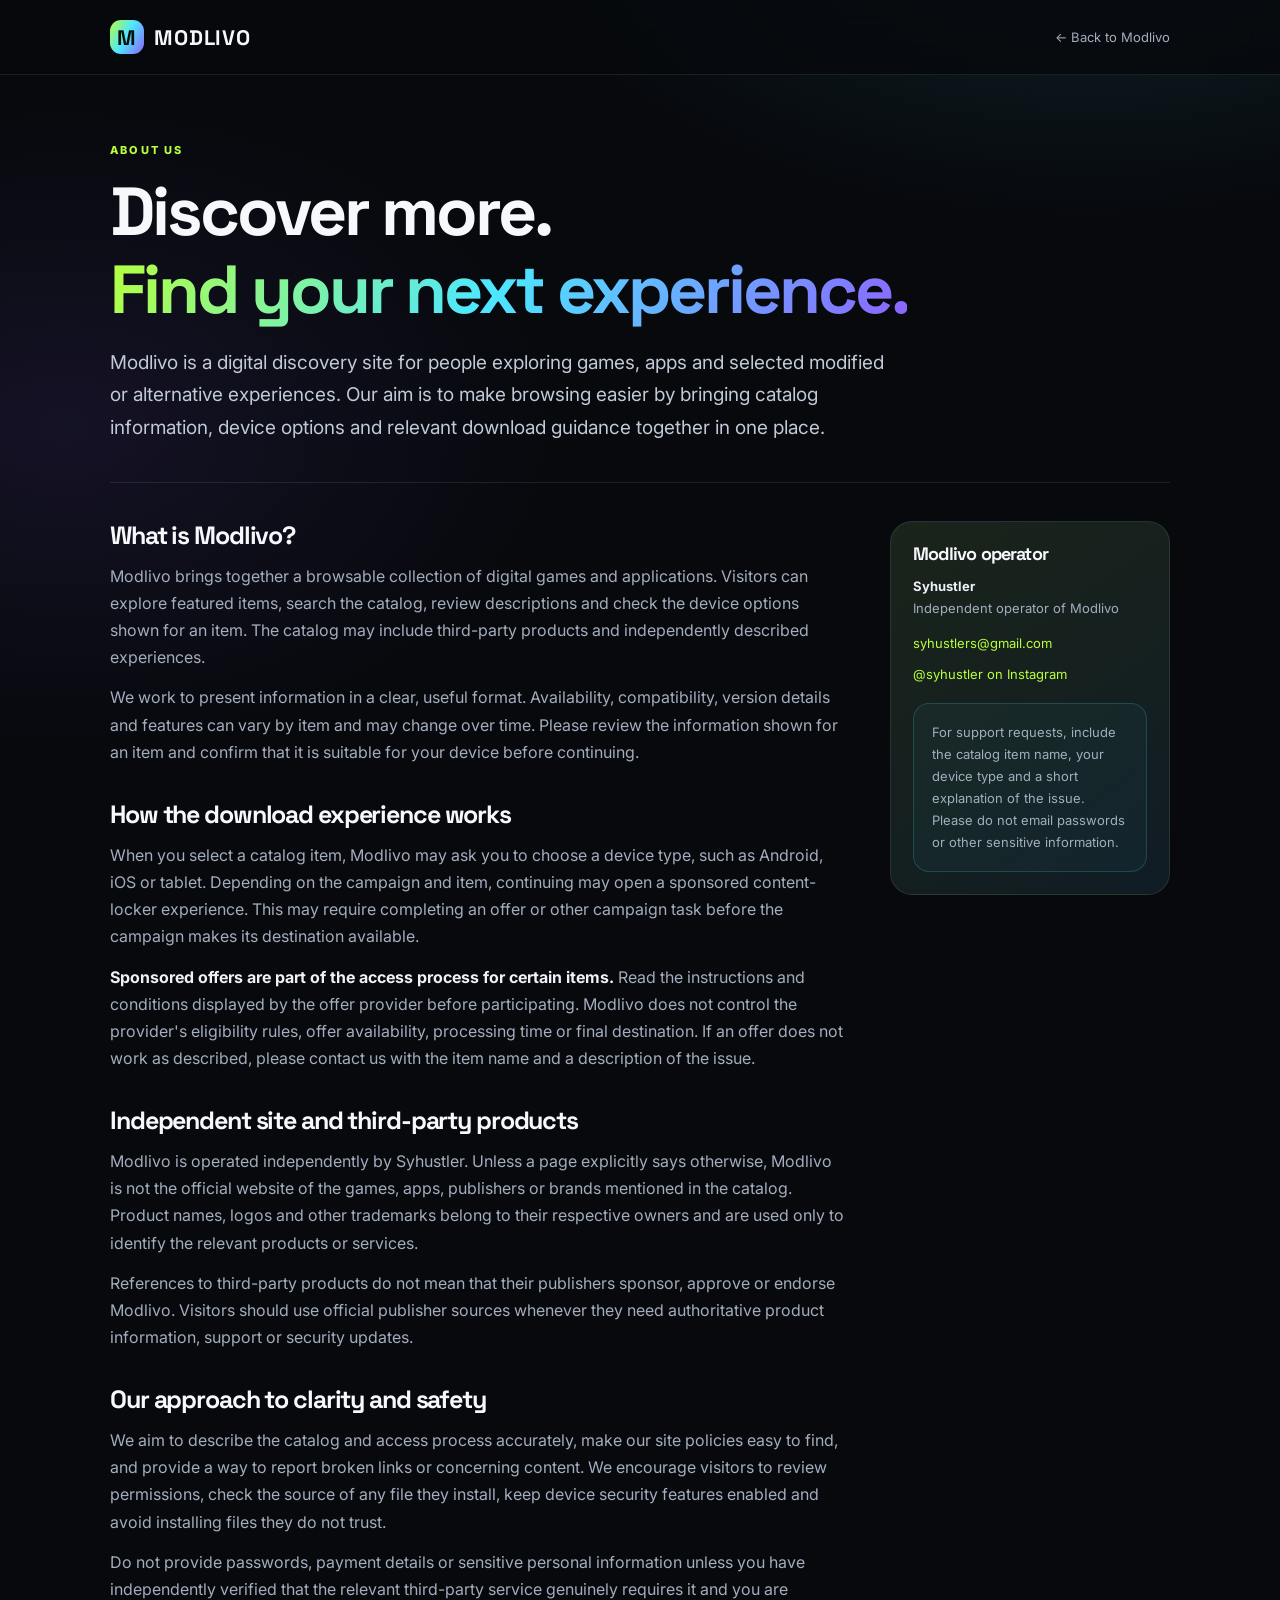
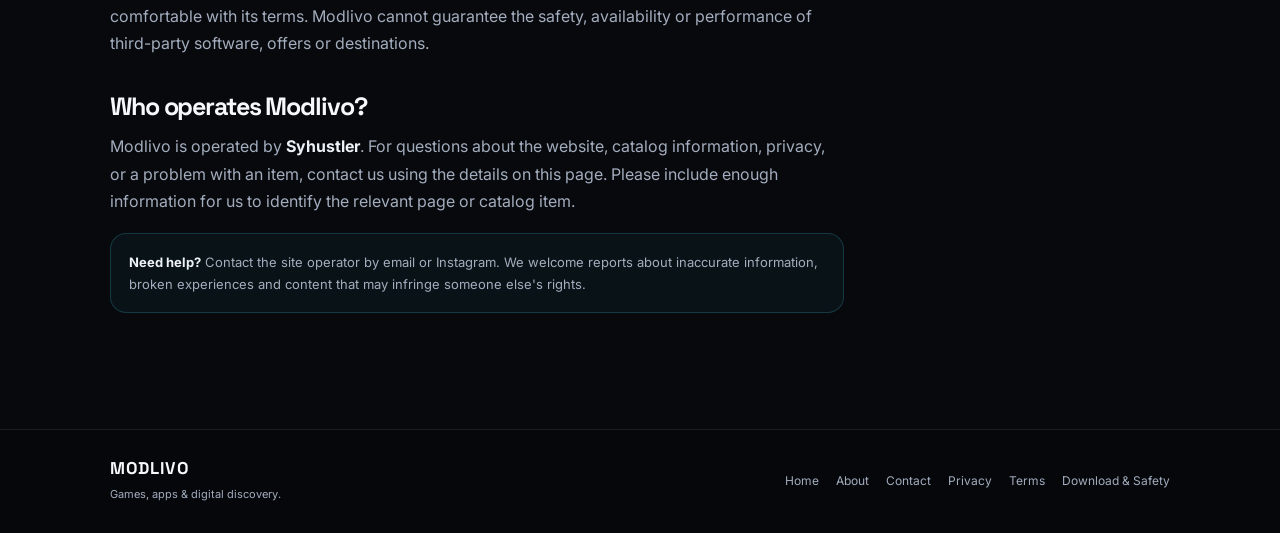
<file: about.html>
<!doctype html>
<html lang="en">
<head>
<meta charset="utf-8">
<meta name="viewport" content="width=device-width,initial-scale=1,viewport-fit=cover">
<title>About Modlivo | Games, Apps & Digital Discovery</title>
<meta name="description" content="Learn about Modlivo, its catalog of games and apps, how its download experience works, and how to contact the site operator.">
<meta name="theme-color" content="#07090d">
<link rel="canonical" href="https://modlivo.com/about.html">
<link rel="icon" href="/favicon.ico" sizes="any">
<link rel="icon" type="image/png" href="/favicon.png">
<link rel="preconnect" href="https://fonts.googleapis.com">
<link rel="preconnect" href="https://fonts.gstatic.com" crossorigin>
<link href="https://fonts.googleapis.com/css2?family=Inter:wght@400;500;600;700;800;900&family=Space+Grotesk:wght@500;600;700&display=swap" rel="stylesheet">
<style>
:root{--bg:#07090d;--panel:#0d1118;--panel2:#111721;--text:#f6f8fb;--muted:#a3adbd;--line:rgba(255,255,255,.09);--lime:#b7ff3c;--cyan:#4de7ff;--violet:#8d62ff;--grad:linear-gradient(120deg,#b7ff3c 0%,#4de7ff 48%,#8d62ff 100%);--r:22px}
*{box-sizing:border-box}html{scroll-behavior:smooth}body{margin:0;background:radial-gradient(900px 500px at 85% -5%,rgba(77,231,255,.12),transparent 65%),radial-gradient(800px 520px at 5% 20%,rgba(141,98,255,.10),transparent 62%),var(--bg);color:var(--text);font-family:Inter,system-ui,sans-serif;line-height:1.7}
a{color:inherit;text-decoration:none}.container{width:min(1060px,calc(100% - 36px));margin:auto}
.header{position:sticky;top:0;z-index:5;background:rgba(7,9,13,.82);backdrop-filter:blur(18px);border-bottom:1px solid var(--line)}
.nav{height:74px;display:flex;align-items:center;justify-content:space-between;gap:18px}
.brand{display:flex;align-items:center;gap:10px;font:700 21px "Space Grotesk",sans-serif;letter-spacing:.04em}
.brand-mark{width:34px;height:34px;display:grid;place-items:center;border-radius:11px;background:var(--grad);color:#071008;font-weight:900}
.back{color:var(--muted);font-size:13px}.back:hover,.footer a:hover{color:var(--lime)}
main{padding:66px 0 82px}.eyebrow{color:var(--lime);font-size:11px;font-weight:800;letter-spacing:.2em;text-transform:uppercase}
h1,h2,h3{font-family:"Space Grotesk",Inter,sans-serif;line-height:1.15;letter-spacing:-.045em}
h1{font-size:clamp(40px,7vw,68px);margin:13px 0 18px;max-width:850px}
.gradient{background:var(--grad);-webkit-background-clip:text;background-clip:text;color:transparent}
.lead{font-size:clamp(16px,2vw,19px);color:#c1cad7;max-width:790px;margin:0}
.hero{padding:0 0 38px;border-bottom:1px solid var(--line)}
.content{display:grid;grid-template-columns:minmax(0,1fr) 280px;gap:46px;padding-top:38px}
article section{margin:0 0 34px}h2{font-size:25px;margin:0 0 13px}p{color:var(--muted);margin:0 0 13px}
strong{color:#edf2f8}.side{align-self:start;background:linear-gradient(145deg,rgba(183,255,60,.08),rgba(77,231,255,.05)),var(--panel);border:1px solid var(--line);border-radius:var(--r);padding:22px}
.side h3{font-size:18px;margin:0 0 10px}.side p{font-size:13px}.contact-link{display:block;color:var(--lime);font-size:13px;overflow-wrap:anywhere;margin-top:9px}
.note{padding:17px 18px;border:1px solid rgba(77,231,255,.18);border-radius:16px;background:rgba(77,231,255,.045);margin-top:18px}
.note p{margin:0;font-size:13px}
.footer{border-top:1px solid var(--line);padding:27px 0;background:rgba(5,7,10,.55)}
.footer-inner{display:flex;align-items:center;justify-content:space-between;gap:20px;flex-wrap:wrap}
.footer-brand{font:700 17px "Space Grotesk";letter-spacing:.06em}.footer small{color:var(--muted);font-size:11px}
.footer-links{display:flex;gap:17px;flex-wrap:wrap;font-size:12px;color:var(--muted)}
@media(max-width:760px){main{padding:44px 0 60px}.content{grid-template-columns:1fr;gap:25px}.side{order:-1}.nav{height:66px}}
</style>
</head>
<body>
<header class="header"><nav class="nav container" aria-label="Main navigation">
<a class="brand" href="/" aria-label="Modlivo home"><span class="brand-mark">M</span><span>MODLIVO</span></a>
<a class="back" href="/">← Back to Modlivo</a>
</nav></header>
<main class="container">
<section class="hero">
<div class="eyebrow">About us</div>
<h1>Discover more.<br><span class="gradient">Find your next experience.</span></h1>
<p class="lead">Modlivo is a digital discovery site for people exploring games, apps and selected modified or alternative experiences. Our aim is to make browsing easier by bringing catalog information, device options and relevant download guidance together in one place.</p>
</section>
<div class="content">
<article>
<section>
<h2>What is Modlivo?</h2>
<p>Modlivo brings together a browsable collection of digital games and applications. Visitors can explore featured items, search the catalog, review descriptions and check the device options shown for an item. The catalog may include third-party products and independently described experiences.</p>
<p>We work to present information in a clear, useful format. Availability, compatibility, version details and features can vary by item and may change over time. Please review the information shown for an item and confirm that it is suitable for your device before continuing.</p>
</section>
<section>
<h2>How the download experience works</h2>
<p>When you select a catalog item, Modlivo may ask you to choose a device type, such as Android, iOS or tablet. Depending on the campaign and item, continuing may open a sponsored content-locker experience. This may require completing an offer or other campaign task before the campaign makes its destination available.</p>
<p><strong>Sponsored offers are part of the access process for certain items.</strong> Read the instructions and conditions displayed by the offer provider before participating. Modlivo does not control the provider's eligibility rules, offer availability, processing time or final destination. If an offer does not work as described, please contact us with the item name and a description of the issue.</p>
</section>
<section>
<h2>Independent site and third-party products</h2>
<p>Modlivo is operated independently by Syhustler. Unless a page explicitly says otherwise, Modlivo is not the official website of the games, apps, publishers or brands mentioned in the catalog. Product names, logos and other trademarks belong to their respective owners and are used only to identify the relevant products or services.</p>
<p>References to third-party products do not mean that their publishers sponsor, approve or endorse Modlivo. Visitors should use official publisher sources whenever they need authoritative product information, support or security updates.</p>
</section>
<section>
<h2>Our approach to clarity and safety</h2>
<p>We aim to describe the catalog and access process accurately, make our site policies easy to find, and provide a way to report broken links or concerning content. We encourage visitors to review permissions, check the source of any file they install, keep device security features enabled and avoid installing files they do not trust.</p>
<p>Do not provide passwords, payment details or sensitive personal information unless you have independently verified that the relevant third-party service genuinely requires it and you are comfortable with its terms. Modlivo cannot guarantee the safety, availability or performance of third-party software, offers or destinations.</p>
</section>
<section>
<h2>Who operates Modlivo?</h2>
<p>Modlivo is operated by <strong>Syhustler</strong>. For questions about the website, catalog information, privacy, or a problem with an item, contact us using the details on this page. Please include enough information for us to identify the relevant page or catalog item.</p>
<div class="note"><p><strong>Need help?</strong> Contact the site operator by email or Instagram. We welcome reports about inaccurate information, broken experiences and content that may infringe someone else's rights.</p></div>
</section>
</article>
<aside class="side">
<h3>Modlivo operator</h3>
<p><strong>Syhustler</strong><br>Independent operator of Modlivo</p>
<a class="contact-link" href="mailto:syhustlers@gmail.com">syhustlers@gmail.com</a>
<a class="contact-link" href="https://www.instagram.com/syhustler/" target="_blank" rel="noopener noreferrer">@syhustler on Instagram</a>
<div class="note"><p>For support requests, include the catalog item name, your device type and a short explanation of the issue. Please do not email passwords or other sensitive information.</p></div>
</aside>
</div>
</main>
<footer class="footer"><div class="footer-inner container">
<div><div class="footer-brand">MODLIVO</div><small>Games, apps & digital discovery.</small></div>
<nav class="footer-links" aria-label="Footer navigation">
<a href="/">Home</a><a href="/about.html" aria-current="page">About</a><a href="/contact.html">Contact</a><a href="/privacy.html">Privacy</a><a href="/terms.html">Terms</a><a href="/download-safety.html">Download &amp; Safety</a>
</nav>
</div></footer>
</body>
</html>
</file>
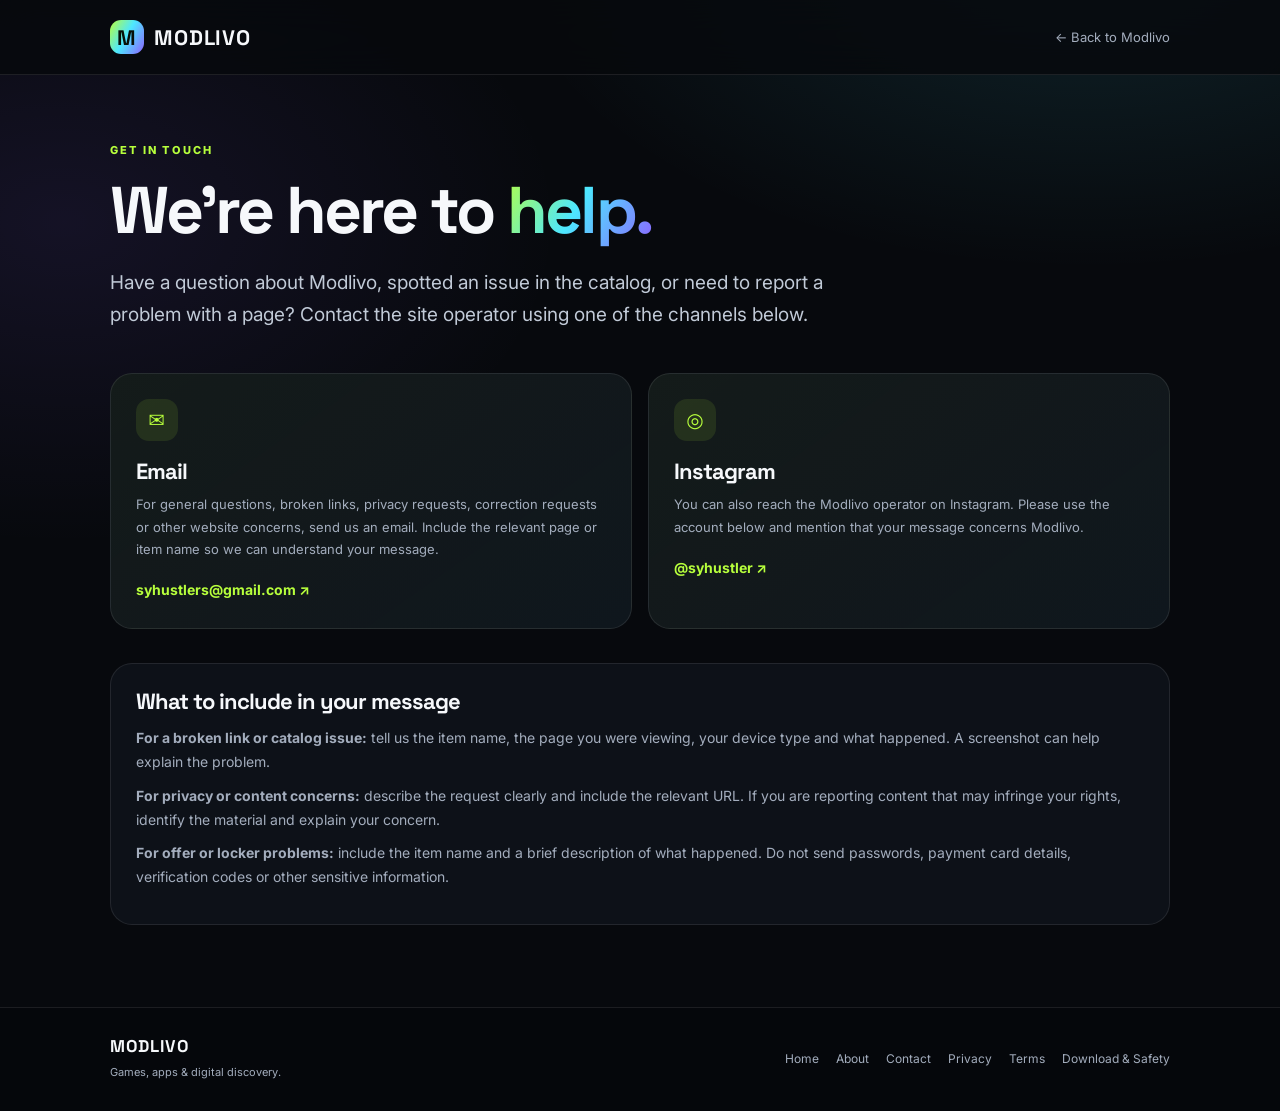
<file: contact.html>
<!doctype html>
<html lang="en">
<head>
<meta charset="utf-8">
<meta name="viewport" content="width=device-width,initial-scale=1,viewport-fit=cover">
<title>Contact Modlivo | Get in Touch</title>
<meta name="description" content="Contact the Modlivo site operator about catalog information, broken links, privacy questions or content concerns.">
<meta name="theme-color" content="#07090d">
<link rel="canonical" href="https://modlivo.com/contact.html">
<link rel="icon" href="/favicon.ico" sizes="any">
<link rel="icon" type="image/png" href="/favicon.png">
<link rel="preconnect" href="https://fonts.googleapis.com">
<link rel="preconnect" href="https://fonts.gstatic.com" crossorigin>
<link href="https://fonts.googleapis.com/css2?family=Inter:wght@400;500;600;700;800;900&family=Space+Grotesk:wght@500;600;700&display=swap" rel="stylesheet">
<style>
:root{--bg:#07090d;--panel:#0d1118;--text:#f6f8fb;--muted:#a3adbd;--line:rgba(255,255,255,.09);--lime:#b7ff3c;--cyan:#4de7ff;--violet:#8d62ff;--grad:linear-gradient(120deg,#b7ff3c 0%,#4de7ff 48%,#8d62ff 100%);--r:22px}
*{box-sizing:border-box}html{scroll-behavior:smooth}body{margin:0;background:radial-gradient(900px 500px at 85% -5%,rgba(77,231,255,.12),transparent 65%),radial-gradient(800px 520px at 5% 20%,rgba(141,98,255,.10),transparent 62%),var(--bg);color:var(--text);font-family:Inter,system-ui,sans-serif;line-height:1.7}
a{color:inherit;text-decoration:none}.container{width:min(1060px,calc(100% - 36px));margin:auto}
.header{position:sticky;top:0;z-index:5;background:rgba(7,9,13,.82);backdrop-filter:blur(18px);border-bottom:1px solid var(--line)}
.nav{height:74px;display:flex;align-items:center;justify-content:space-between;gap:18px}.brand{display:flex;align-items:center;gap:10px;font:700 21px "Space Grotesk",sans-serif;letter-spacing:.04em}
.brand-mark{width:34px;height:34px;display:grid;place-items:center;border-radius:11px;background:var(--grad);color:#071008;font-weight:900}
.back{color:var(--muted);font-size:13px}.back:hover,.footer a:hover{color:var(--lime)}
main{padding:66px 0 82px}.eyebrow{color:var(--lime);font-size:11px;font-weight:800;letter-spacing:.2em;text-transform:uppercase}
h1,h2,h3{font-family:"Space Grotesk",Inter,sans-serif;line-height:1.15;letter-spacing:-.045em}
h1{font-size:clamp(40px,7vw,66px);margin:13px 0 18px}.gradient{background:var(--grad);-webkit-background-clip:text;background-clip:text;color:transparent}
.lead{font-size:clamp(16px,2vw,19px);color:#c1cad7;max-width:760px;margin:0}
.contact-grid{display:grid;grid-template-columns:repeat(2,minmax(0,1fr));gap:16px;margin-top:42px}
.card{padding:25px;border:1px solid var(--line);border-radius:var(--r);background:linear-gradient(145deg,rgba(183,255,60,.045),rgba(77,231,255,.025)),var(--panel);min-width:0}
.card-icon{width:42px;height:42px;display:grid;place-items:center;border-radius:13px;background:rgba(183,255,60,.1);color:var(--lime);font-size:20px;margin-bottom:18px}
h2{font-size:22px;margin:0 0 9px}.card p{color:var(--muted);font-size:13px;margin:0 0 16px}
.action{display:inline-flex;align-items:center;gap:9px;color:var(--lime);font-weight:700;font-size:14px;overflow-wrap:anywhere}
.action:hover{color:#d7ff91}.details{margin-top:34px;padding:25px;border:1px solid var(--line);border-radius:var(--r);background:var(--panel)}
.details h2{margin-bottom:12px}.details p{color:var(--muted);font-size:14px;margin:0 0 10px}
.footer{border-top:1px solid var(--line);padding:27px 0;background:rgba(5,7,10,.55)}
.footer-inner{display:flex;align-items:center;justify-content:space-between;gap:20px;flex-wrap:wrap}
.footer-brand{font:700 17px "Space Grotesk";letter-spacing:.06em}.footer small{color:var(--muted);font-size:11px}
.footer-links{display:flex;gap:17px;flex-wrap:wrap;font-size:12px;color:var(--muted)}
@media(max-width:650px){main{padding:45px 0 60px}.contact-grid{grid-template-columns:1fr}.nav{height:66px}}
</style>
</head>
<body>
<header class="header"><nav class="nav container" aria-label="Main navigation">
<a class="brand" href="/" aria-label="Modlivo home"><span class="brand-mark">M</span><span>MODLIVO</span></a>
<a class="back" href="/">← Back to Modlivo</a>
</nav></header>
<main class="container">
<div class="eyebrow">Get in touch</div>
<h1>We're here to <span class="gradient">help.</span></h1>
<p class="lead">Have a question about Modlivo, spotted an issue in the catalog, or need to report a problem with a page? Contact the site operator using one of the channels below.</p>

<div class="contact-grid">
<section class="card">
<div class="card-icon" aria-hidden="true">✉</div>
<h2>Email</h2>
<p>For general questions, broken links, privacy requests, correction requests or other website concerns, send us an email. Include the relevant page or item name so we can understand your message.</p>
<a class="action" href="mailto:syhustlers@gmail.com?subject=Modlivo%20Website%20Enquiry">syhustlers@gmail.com ↗</a>
</section>
<section class="card">
<div class="card-icon" aria-hidden="true">◎</div>
<h2>Instagram</h2>
<p>You can also reach the Modlivo operator on Instagram. Please use the account below and mention that your message concerns Modlivo.</p>
<a class="action" href="https://www.instagram.com/syhustler/" target="_blank" rel="noopener noreferrer">@syhustler ↗</a>
</section>
</div>

<section class="details">
<h2>What to include in your message</h2>
<p><strong>For a broken link or catalog issue:</strong> tell us the item name, the page you were viewing, your device type and what happened. A screenshot can help explain the problem.</p>
<p><strong>For privacy or content concerns:</strong> describe the request clearly and include the relevant URL. If you are reporting content that may infringe your rights, identify the material and explain your concern.</p>
<p><strong>For offer or locker problems:</strong> include the item name and a brief description of what happened. Do not send passwords, payment card details, verification codes or other sensitive information.</p>
</section>
</main>
<footer class="footer"><div class="footer-inner container">
<div><div class="footer-brand">MODLIVO</div><small>Games, apps & digital discovery.</small></div>
<nav class="footer-links" aria-label="Footer navigation">
<a href="/">Home</a><a href="/about.html">About</a><a href="/contact.html" aria-current="page">Contact</a><a href="/privacy.html">Privacy</a><a href="/terms.html">Terms</a><a href="/download-safety.html">Download &amp; Safety</a>
</nav>
</div></footer>
</body>
</html>
</file>
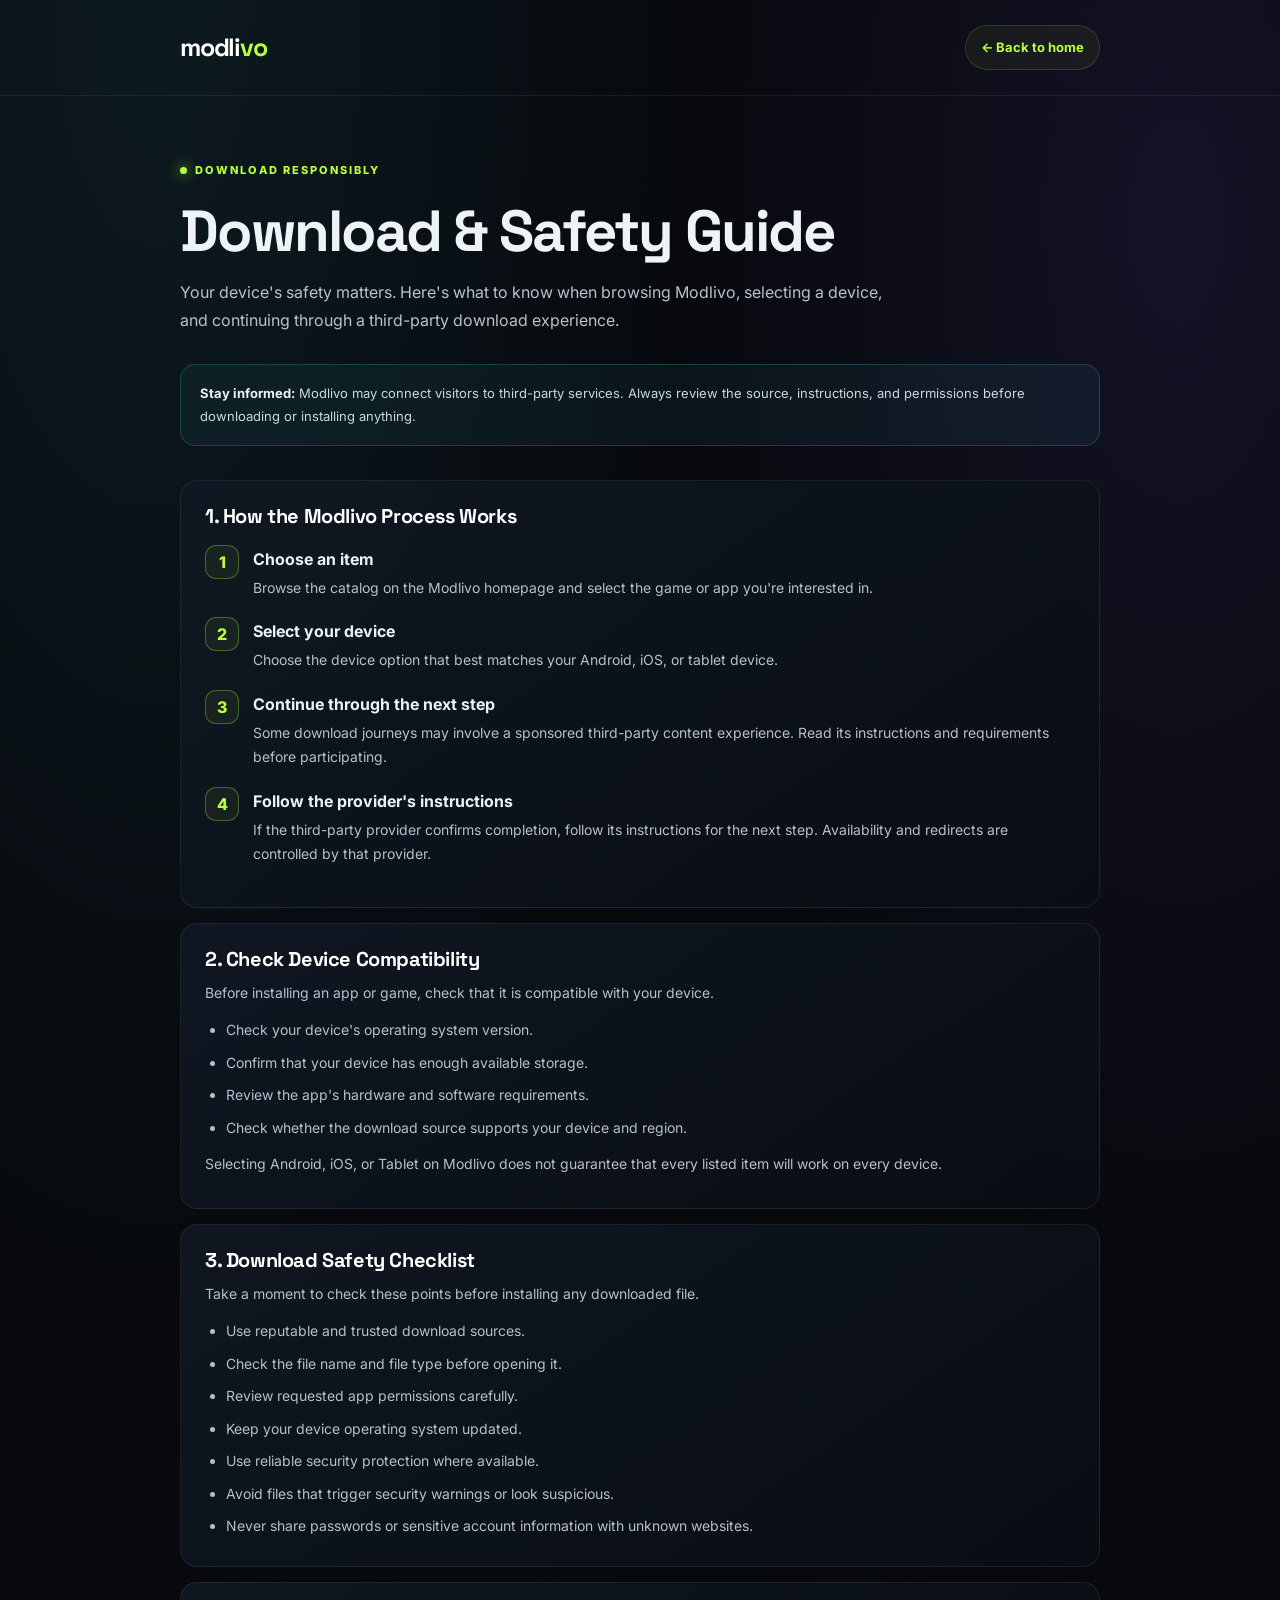
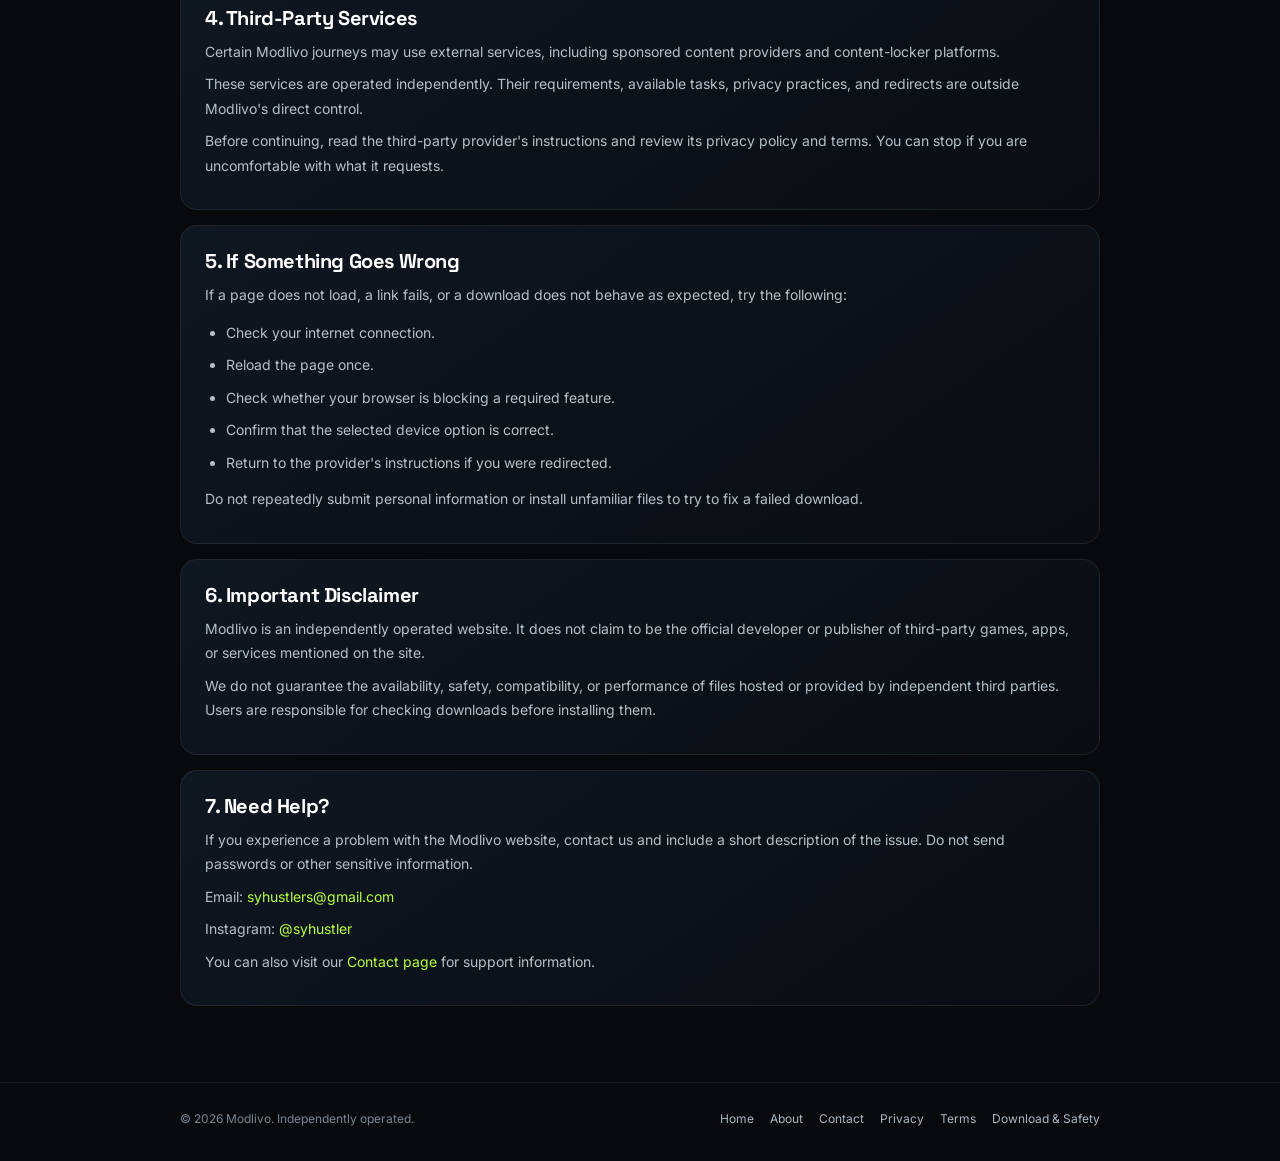
<file: download-safety.html>
<!DOCTYPE html>
<html lang="en">
<head>
  <meta charset="UTF-8">
  <meta name="viewport" content="width=device-width, initial-scale=1.0">
  <meta name="theme-color" content="#07090d">

  <title>Download &amp; Safety Guide | Modlivo</title>
  <meta name="description" content="Learn how to use Modlivo's download process, check device compatibility, and stay safe when accessing third-party games and apps.">

  <link rel="canonical" href="https://modlivo.com/download-safety.html">
  <link rel="icon" href="/favicon.ico">
  <link rel="icon" type="image/png" href="/favicon.png">

  <link rel="preconnect" href="https://fonts.googleapis.com">
  <link rel="preconnect" href="https://fonts.gstatic.com" crossorigin>
  <link href="https://fonts.googleapis.com/css2?family=Inter:wght@400;500;600;700;800&family=Space+Grotesk:wght@500;600;700&display=swap" rel="stylesheet">

  <style>
    :root {
      --bg: #07090d;
      --line: rgba(183,255,60,.16);
      --lime: #b7ff3c;
      --cyan: #4de7ff;
      --text: #edf3f7;
      --muted: #9aa8b5;
    }

    * {
      box-sizing: border-box;
    }

    body {
      margin: 0;
      background:
        radial-gradient(ellipse at 12% 0%, rgba(77,231,255,.08), transparent 34%),
        radial-gradient(ellipse at 92% 8%, rgba(141,98,255,.10), transparent 30%),
        var(--bg);
      color: var(--text);
      font-family: Inter, Arial, sans-serif;
      line-height: 1.75;
    }

    a {
      color: var(--lime);
      text-decoration: none;
    }

    a:hover {
      color: var(--cyan);
    }

    .wrap {
      width: min(920px, calc(100% - 36px));
      margin: auto;
    }

    header {
      padding: 25px 0;
      border-bottom: 1px solid rgba(255,255,255,.07);
    }

    .top {
      display: flex;
      align-items: center;
      justify-content: space-between;
      gap: 18px;
    }

    .brand {
      font: 700 25px 'Space Grotesk', sans-serif;
      letter-spacing: -1.2px;
      color: #fff;
    }

    .brand span {
      color: var(--lime);
    }

    .back {
      font-size: 13px;
      font-weight: 700;
      padding: 10px 15px;
      border: 1px solid var(--line);
      border-radius: 999px;
      background: rgba(183,255,60,.05);
    }

    main {
      padding: 58px 0 76px;
    }

    .eyebrow {
      display: inline-flex;
      align-items: center;
      gap: 8px;
      color: var(--lime);
      font-size: 11px;
      font-weight: 800;
      letter-spacing: 2px;
      text-transform: uppercase;
    }

    .dot {
      width: 7px;
      height: 7px;
      border-radius: 50%;
      background: var(--lime);
      box-shadow: 0 0 14px var(--lime);
    }

    h1, h2 {
      font-family: 'Space Grotesk', Inter, sans-serif;
      line-height: 1.2;
    }

    h1 {
      font-size: clamp(36px, 7vw, 58px);
      letter-spacing: -2px;
      margin: 15px 0 12px;
    }

    .intro {
      font-size: 16px;
      color: #b7c2cc;
      max-width: 720px;
      margin: 0 0 30px;
    }

    .content {
      display: grid;
      gap: 15px;
    }

    section {
      padding: 23px 24px;
      border: 1px solid rgba(255,255,255,.075);
      border-radius: 17px;
      background: linear-gradient(
        145deg,
        rgba(16,24,35,.94),
        rgba(10,14,20,.94)
      );
    }

    h2 {
      font-size: 20px;
      letter-spacing: -.4px;
      margin: 0 0 10px;
      color: #fff;
    }

    p {
      margin: 8px 0;
      color: #b5c0ca;
      font-size: 14px;
    }

    ul, ol {
      margin: 9px 0 0;
      padding-left: 21px;
      color: #b5c0ca;
      font-size: 14px;
    }

    li {
      padding: 4px 0;
    }

    strong {
      color: #eaf2f7;
    }

    .step {
      display: flex;
      gap: 14px;
      align-items: flex-start;
      margin: 17px 0;
    }

    .number {
      flex: 0 0 34px;
      height: 34px;
      display: grid;
      place-items: center;
      border: 1px solid rgba(183,255,60,.3);
      border-radius: 11px;
      color: var(--lime);
      font-weight: 800;
      background: rgba(183,255,60,.06);
    }

    .step-content {
      flex: 1;
    }

    .step-content strong {
      display: block;
      margin-bottom: 3px;
    }

    .step-content p {
      margin: 0;
    }

    .notice {
      padding: 17px 19px;
      border: 1px solid rgba(77,231,255,.2);
      border-radius: 15px;
      background: rgba(77,231,255,.055);
      color: #c9d8e1;
      font-size: 13px;
      margin: 26px 0 34px;
    }

    footer {
      border-top: 1px solid rgba(255,255,255,.07);
      padding: 25px 0 32px;
      color: #778592;
      font-size: 12px;
    }

    .foot {
      display: flex;
      justify-content: space-between;
      align-items: center;
      gap: 16px;
      flex-wrap: wrap;
    }

    .links {
      display: flex;
      gap: 16px;
      flex-wrap: wrap;
    }

    .links a {
      color: #aab7c2;
    }

    .links a:hover {
      color: var(--lime);
    }

    @media(max-width:600px) {
      main {
        padding: 42px 0 58px;
      }

      section {
        padding: 19px;
      }

      .top {
        align-items: flex-start;
      }

      .back {
        white-space: nowrap;
      }
    }
  </style>
</head>

<body>

  <header>
    <div class="wrap top">
      <a class="brand" href="/">modli<span>vo</span></a>
      <a class="back" href="/">← Back to home</a>
    </div>
  </header>

  <main class="wrap">

    <div class="eyebrow">
      <span class="dot"></span>
      Download responsibly
    </div>

    <h1>Download &amp; Safety Guide</h1>

    <p class="intro">
      Your device's safety matters. Here's what to know when browsing
      Modlivo, selecting a device, and continuing through a third-party
      download experience.
    </p>

    <div class="notice">
      <strong>Stay informed:</strong>
      Modlivo may connect visitors to third-party services.
      Always review the source, instructions, and permissions before
      downloading or installing anything.
    </div>

    <div class="content">

      <section>
        <h2>1. How the Modlivo Process Works</h2>

        <div class="step">
          <div class="number">1</div>
          <div class="step-content">
            <strong>Choose an item</strong>
            <p>
              Browse the catalog on the Modlivo homepage and select
              the game or app you're interested in.
            </p>
          </div>
        </div>

        <div class="step">
          <div class="number">2</div>
          <div class="step-content">
            <strong>Select your device</strong>
            <p>
              Choose the device option that best matches your
              Android, iOS, or tablet device.
            </p>
          </div>
        </div>

        <div class="step">
          <div class="number">3</div>
          <div class="step-content">
            <strong>Continue through the next step</strong>
            <p>
              Some download journeys may involve a sponsored
              third-party content experience. Read its instructions
              and requirements before participating.
            </p>
          </div>
        </div>

        <div class="step">
          <div class="number">4</div>
          <div class="step-content">
            <strong>Follow the provider's instructions</strong>
            <p>
              If the third-party provider confirms completion,
              follow its instructions for the next step.
              Availability and redirects are controlled by that provider.
            </p>
          </div>
        </div>
      </section>

      <section>
        <h2>2. Check Device Compatibility</h2>

        <p>
          Before installing an app or game, check that it is
          compatible with your device.
        </p>

        <ul>
          <li>Check your device's operating system version.</li>
          <li>Confirm that your device has enough available storage.</li>
          <li>Review the app's hardware and software requirements.</li>
          <li>Check whether the download source supports your device and region.</li>
        </ul>

        <p>
          Selecting Android, iOS, or Tablet on Modlivo does not
          guarantee that every listed item will work on every device.
        </p>
      </section>

      <section>
        <h2>3. Download Safety Checklist</h2>

        <p>
          Take a moment to check these points before installing
          any downloaded file.
        </p>

        <ul>
          <li>Use reputable and trusted download sources.</li>
          <li>Check the file name and file type before opening it.</li>
          <li>Review requested app permissions carefully.</li>
          <li>Keep your device operating system updated.</li>
          <li>Use reliable security protection where available.</li>
          <li>Avoid files that trigger security warnings or look suspicious.</li>
          <li>Never share passwords or sensitive account information with unknown websites.</li>
        </ul>
      </section>

      <section>
        <h2>4. Third-Party Services</h2>

        <p>
          Certain Modlivo journeys may use external services,
          including sponsored content providers and content-locker
          platforms.
        </p>

        <p>
          These services are operated independently. Their requirements,
          available tasks, privacy practices, and redirects are outside
          Modlivo's direct control.
        </p>

        <p>
          Before continuing, read the third-party provider's instructions
          and review its privacy policy and terms. You can stop if you
          are uncomfortable with what it requests.
        </p>
      </section>

      <section>
        <h2>5. If Something Goes Wrong</h2>

        <p>
          If a page does not load, a link fails, or a download does not
          behave as expected, try the following:
        </p>

        <ul>
          <li>Check your internet connection.</li>
          <li>Reload the page once.</li>
          <li>Check whether your browser is blocking a required feature.</li>
          <li>Confirm that the selected device option is correct.</li>
          <li>Return to the provider's instructions if you were redirected.</li>
        </ul>

        <p>
          Do not repeatedly submit personal information or install
          unfamiliar files to try to fix a failed download.
        </p>
      </section>

      <section>
        <h2>6. Important Disclaimer</h2>

        <p>
          Modlivo is an independently operated website. It does not
          claim to be the official developer or publisher of third-party
          games, apps, or services mentioned on the site.
        </p>

        <p>
          We do not guarantee the availability, safety, compatibility,
          or performance of files hosted or provided by independent
          third parties. Users are responsible for checking downloads
          before installing them.
        </p>
      </section>

      <section>
        <h2>7. Need Help?</h2>

        <p>
          If you experience a problem with the Modlivo website,
          contact us and include a short description of the issue.
          Do not send passwords or other sensitive information.
        </p>

        <p>
          Email:
          <a href="mailto:syhustlers@gmail.com">
            syhustlers@gmail.com
          </a>
        </p>

        <p>
          Instagram:
          <a href="https://www.instagram.com/syhustler/"
             target="_blank"
             rel="noopener noreferrer">
            @syhustler
          </a>
        </p>

        <p>
          You can also visit our
          <a href="/contact.html">Contact page</a>
          for support information.
        </p>
      </section>

    </div>
  </main>

  <footer>
    <div class="wrap foot">

      <div>
        © <span id="year">2026</span> Modlivo. Independently operated.
      </div>

      <nav class="links" aria-label="Footer navigation">
        <a href="/">Home</a>
        <a href="/about.html">About</a>
        <a href="/contact.html">Contact</a>
        <a href="/privacy.html">Privacy</a>
        <a href="/terms.html">Terms</a>
        <a href="/download-safety.html">Download &amp; Safety</a>
      </nav>

    </div>
  </footer>

  <script>
    document.getElementById('year').textContent =
      new Date().getFullYear();
  </script>

</body>
</html>
</file>
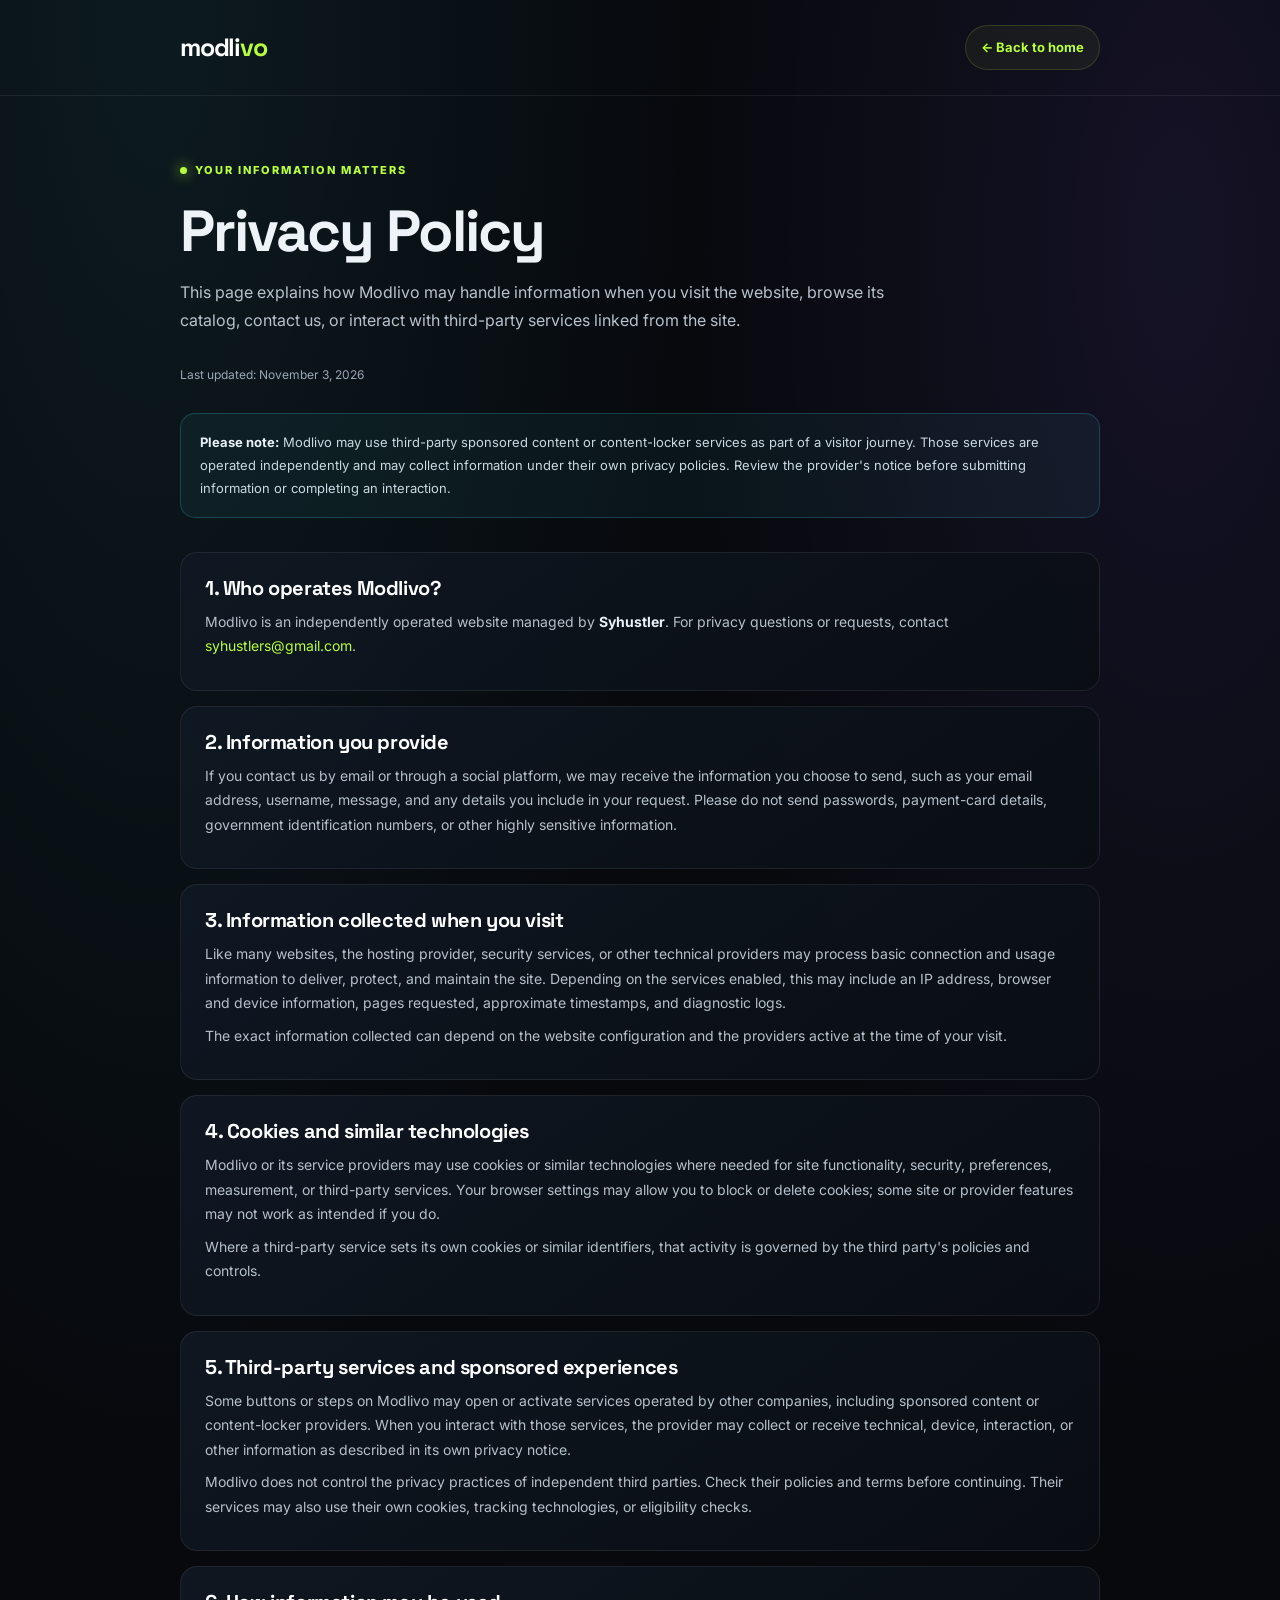
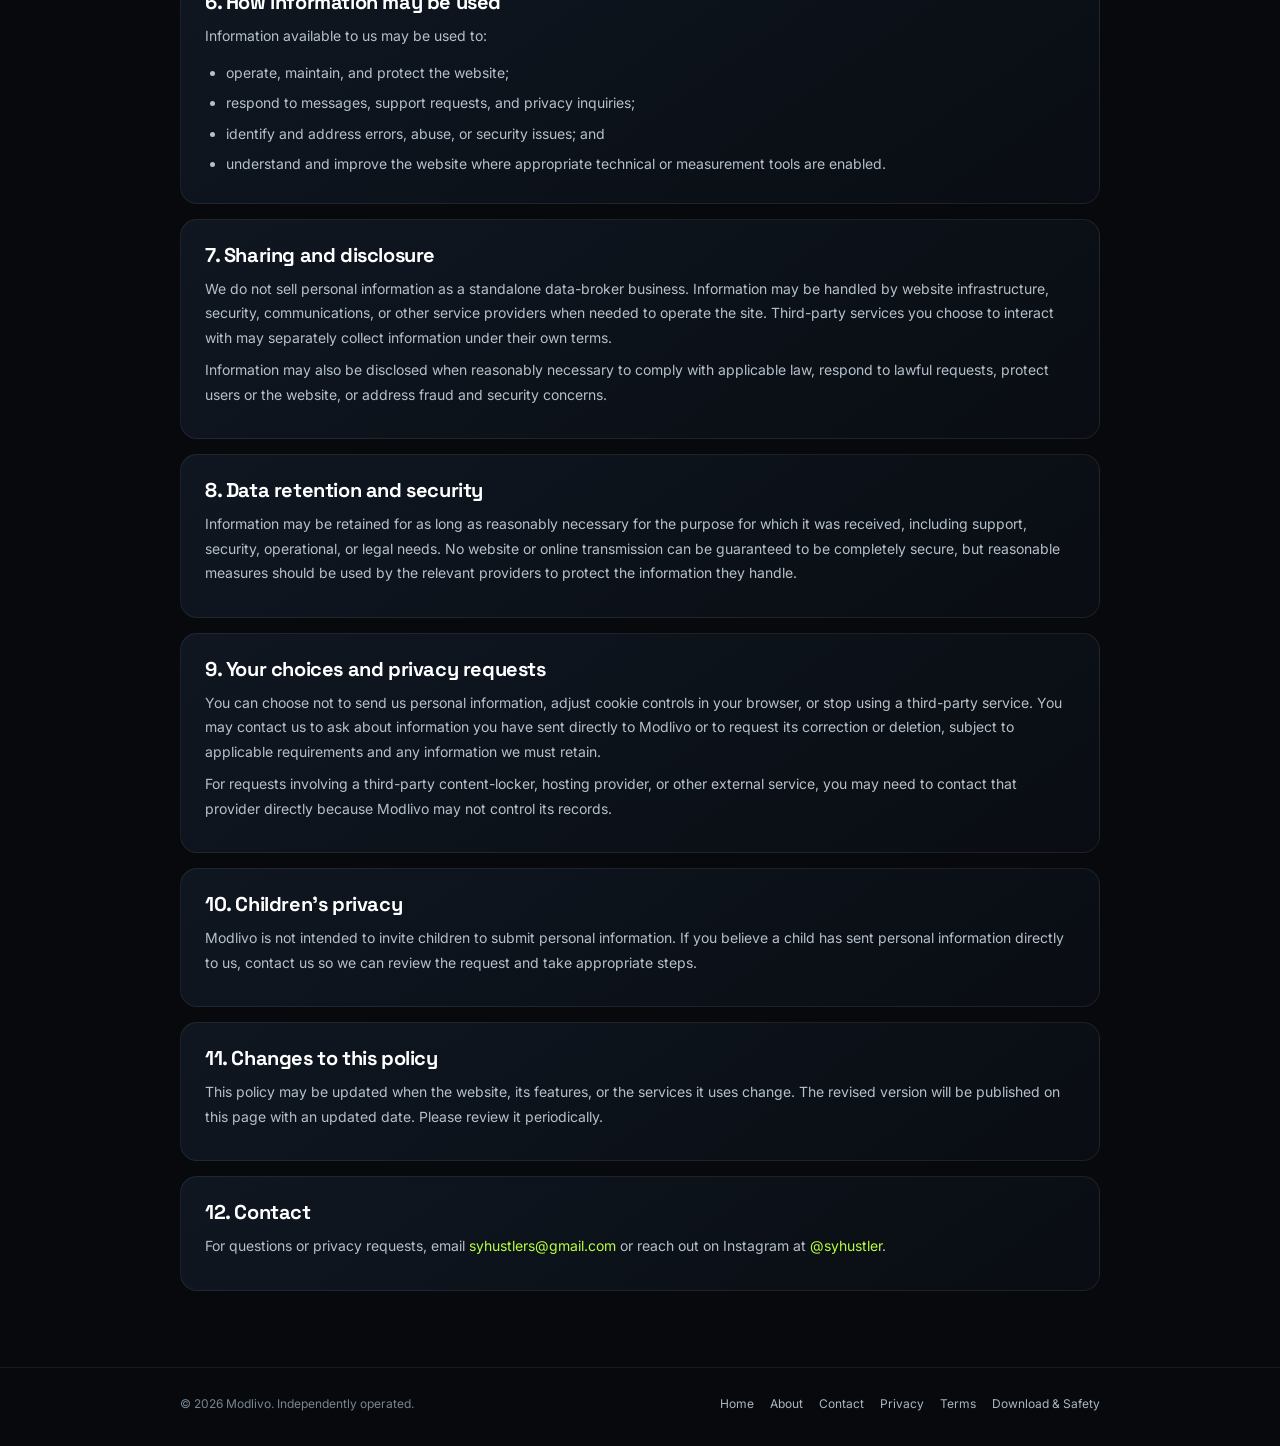
<file: privacy.html>
<!DOCTYPE html>
<html lang="en">
<head>
  <meta charset="UTF-8">
  <meta name="viewport" content="width=device-width, initial-scale=1.0">
  <meta name="theme-color" content="#07090d">
  <title>Privacy Policy | Modlivo</title>
  <meta name="description" content="Read the Modlivo privacy policy to understand how information may be handled when you visit the website, contact us, or use third-party sponsored content experiences.">
  <link rel="canonical" href="https://modlivo.com/privacy.html">
  <link rel="icon" href="/favicon.ico">
  <link rel="icon" type="image/png" href="/favicon.png">
  <link rel="preconnect" href="https://fonts.googleapis.com">
  <link rel="preconnect" href="https://fonts.gstatic.com" crossorigin>
  <link href="https://fonts.googleapis.com/css2?family=Inter:wght@400;500;600;700;800&family=Space+Grotesk:wght@500;600;700&display=swap" rel="stylesheet">
  <style>
    :root{--bg:#07090d;--panel:#0d1219;--panel2:#101823;--line:rgba(183,255,60,.16);--lime:#b7ff3c;--cyan:#4de7ff;--violet:#8d62ff;--text:#edf3f7;--muted:#9aa8b5}
    *{box-sizing:border-box}
    html{scroll-behavior:smooth}
    body{margin:0;background:radial-gradient(ellipse at 12% 0%,rgba(77,231,255,.08),transparent 34%),radial-gradient(ellipse at 92% 8%,rgba(141,98,255,.10),transparent 30%),var(--bg);color:var(--text);font-family:Inter,Arial,sans-serif;line-height:1.75}
    a{color:var(--lime);text-decoration:none}
    a:hover{color:var(--cyan)}
    .wrap{width:min(920px,calc(100% - 36px));margin:auto}
    header{padding:25px 0;border-bottom:1px solid rgba(255,255,255,.07)}
    .top{display:flex;align-items:center;justify-content:space-between;gap:18px}
    .brand{font:700 25px 'Space Grotesk',sans-serif;letter-spacing:-1.2px;color:#fff}
    .brand span{color:var(--lime)}
    .back{font-size:13px;font-weight:700;padding:10px 15px;border:1px solid var(--line);border-radius:999px;background:rgba(183,255,60,.05)}
    main{padding:58px 0 76px}
    .eyebrow{display:inline-flex;align-items:center;gap:8px;color:var(--lime);font-size:11px;font-weight:800;letter-spacing:2px;text-transform:uppercase}
    .dot{width:7px;height:7px;border-radius:50%;background:var(--lime);box-shadow:0 0 14px var(--lime)}
    h1,h2{font-family:'Space Grotesk',Inter,sans-serif;line-height:1.2}
    h1{font-size:clamp(36px,7vw,58px);letter-spacing:-2px;margin:15px 0 12px}
    .intro{font-size:16px;color:#b7c2cc;max-width:720px;margin:0 0 30px}
    .updated{font-size:12px;color:var(--muted);margin-bottom:28px}
    .notice{padding:17px 19px;border:1px solid rgba(77,231,255,.2);border-radius:15px;background:rgba(77,231,255,.055);color:#c9d8e1;font-size:13px;margin:26px 0 34px}
    .content{display:grid;gap:15px}
    section{padding:23px 24px;border:1px solid rgba(255,255,255,.075);border-radius:17px;background:linear-gradient(145deg,rgba(16,24,35,.94),rgba(10,14,20,.94));}
    h2{font-size:20px;letter-spacing:-.4px;margin:0 0 10px;color:#fff}
    p{margin:8px 0;color:#b5c0ca;font-size:14px}
    ul{margin:9px 0 0;padding-left:21px;color:#b5c0ca;font-size:14px}
    li{padding:3px 0}
    strong{color:#eaf2f7}
    footer{border-top:1px solid rgba(255,255,255,.07);padding:25px 0 32px;color:#778592;font-size:12px}
    .foot{display:flex;justify-content:space-between;align-items:center;gap:16px;flex-wrap:wrap}
    .links{display:flex;gap:16px;flex-wrap:wrap}
    .links a{color:#aab7c2}
    .links a:hover{color:var(--lime)}
    @media(max-width:600px){main{padding:42px 0 58px}section{padding:19px}.top{align-items:flex-start}.back{white-space:nowrap}}
  </style>
</head>
<body>
  <header>
    <div class="wrap top">
      <a class="brand" href="/">modli<span>vo</span></a>
      <a class="back" href="/">← Back to home</a>
    </div>
  </header>

  <main class="wrap">
    <div class="eyebrow"><span class="dot"></span> Your information matters</div>
    <h1>Privacy Policy</h1>
    <p class="intro">This page explains how Modlivo may handle information when you visit the website, browse its catalog, contact us, or interact with third-party services linked from the site.</p>
    <div class="updated">Last updated: November 3, 2026</div>

    <div class="notice">
      <strong>Please note:</strong> Modlivo may use third-party sponsored content or content-locker services as part of a visitor journey. Those services are operated independently and may collect information under their own privacy policies. Review the provider's notice before submitting information or completing an interaction.
    </div>

    <div class="content">
      <section>
        <h2>1. Who operates Modlivo?</h2>
        <p>Modlivo is an independently operated website managed by <strong>Syhustler</strong>. For privacy questions or requests, contact <a href="mailto:syhustlers@gmail.com">syhustlers@gmail.com</a>.</p>
      </section>

      <section>
        <h2>2. Information you provide</h2>
        <p>If you contact us by email or through a social platform, we may receive the information you choose to send, such as your email address, username, message, and any details you include in your request. Please do not send passwords, payment-card details, government identification numbers, or other highly sensitive information.</p>
      </section>

      <section>
        <h2>3. Information collected when you visit</h2>
        <p>Like many websites, the hosting provider, security services, or other technical providers may process basic connection and usage information to deliver, protect, and maintain the site. Depending on the services enabled, this may include an IP address, browser and device information, pages requested, approximate timestamps, and diagnostic logs.</p>
        <p>The exact information collected can depend on the website configuration and the providers active at the time of your visit.</p>
      </section>

      <section>
        <h2>4. Cookies and similar technologies</h2>
        <p>Modlivo or its service providers may use cookies or similar technologies where needed for site functionality, security, preferences, measurement, or third-party services. Your browser settings may allow you to block or delete cookies; some site or provider features may not work as intended if you do.</p>
        <p>Where a third-party service sets its own cookies or similar identifiers, that activity is governed by the third party's policies and controls.</p>
      </section>

      <section>
        <h2>5. Third-party services and sponsored experiences</h2>
        <p>Some buttons or steps on Modlivo may open or activate services operated by other companies, including sponsored content or content-locker providers. When you interact with those services, the provider may collect or receive technical, device, interaction, or other information as described in its own privacy notice.</p>
        <p>Modlivo does not control the privacy practices of independent third parties. Check their policies and terms before continuing. Their services may also use their own cookies, tracking technologies, or eligibility checks.</p>
      </section>

      <section>
        <h2>6. How information may be used</h2>
        <p>Information available to us may be used to:</p>
        <ul>
          <li>operate, maintain, and protect the website;</li>
          <li>respond to messages, support requests, and privacy inquiries;</li>
          <li>identify and address errors, abuse, or security issues; and</li>
          <li>understand and improve the website where appropriate technical or measurement tools are enabled.</li>
        </ul>
      </section>

      <section>
        <h2>7. Sharing and disclosure</h2>
        <p>We do not sell personal information as a standalone data-broker business. Information may be handled by website infrastructure, security, communications, or other service providers when needed to operate the site. Third-party services you choose to interact with may separately collect information under their own terms.</p>
        <p>Information may also be disclosed when reasonably necessary to comply with applicable law, respond to lawful requests, protect users or the website, or address fraud and security concerns.</p>
      </section>

      <section>
        <h2>8. Data retention and security</h2>
        <p>Information may be retained for as long as reasonably necessary for the purpose for which it was received, including support, security, operational, or legal needs. No website or online transmission can be guaranteed to be completely secure, but reasonable measures should be used by the relevant providers to protect the information they handle.</p>
      </section>

      <section>
        <h2>9. Your choices and privacy requests</h2>
        <p>You can choose not to send us personal information, adjust cookie controls in your browser, or stop using a third-party service. You may contact us to ask about information you have sent directly to Modlivo or to request its correction or deletion, subject to applicable requirements and any information we must retain.</p>
        <p>For requests involving a third-party content-locker, hosting provider, or other external service, you may need to contact that provider directly because Modlivo may not control its records.</p>
      </section>

      <section>
        <h2>10. Children's privacy</h2>
        <p>Modlivo is not intended to invite children to submit personal information. If you believe a child has sent personal information directly to us, contact us so we can review the request and take appropriate steps.</p>
      </section>

      <section>
        <h2>11. Changes to this policy</h2>
        <p>This policy may be updated when the website, its features, or the services it uses change. The revised version will be published on this page with an updated date. Please review it periodically.</p>
      </section>

      <section>
        <h2>12. Contact</h2>
        <p>For questions or privacy requests, email <a href="mailto:syhustlers@gmail.com">syhustlers@gmail.com</a> or reach out on Instagram at <a href="https://www.instagram.com/syhustler/" target="_blank" rel="noopener noreferrer">@syhustler</a>.</p>
      </section>
    </div>
  </main>

  <footer>
    <div class="wrap foot">
      <div>© <span id="year">2026</span> Modlivo. Independently operated.</div>
      <nav class="links" aria-label="Footer navigation">
        <a href="/">Home</a>
        <a href="/about.html">About</a>
        <a href="/contact.html">Contact</a>
        <a href="/privacy.html">Privacy</a>
        <a href="/terms.html">Terms</a>
        <a href="/download-safety.html">Download &amp; Safety</a>
      </nav>
    </div>
  </footer>
  <script>document.getElementById('year').textContent = new Date().getFullYear();</script>
</body>
</html>
</file>
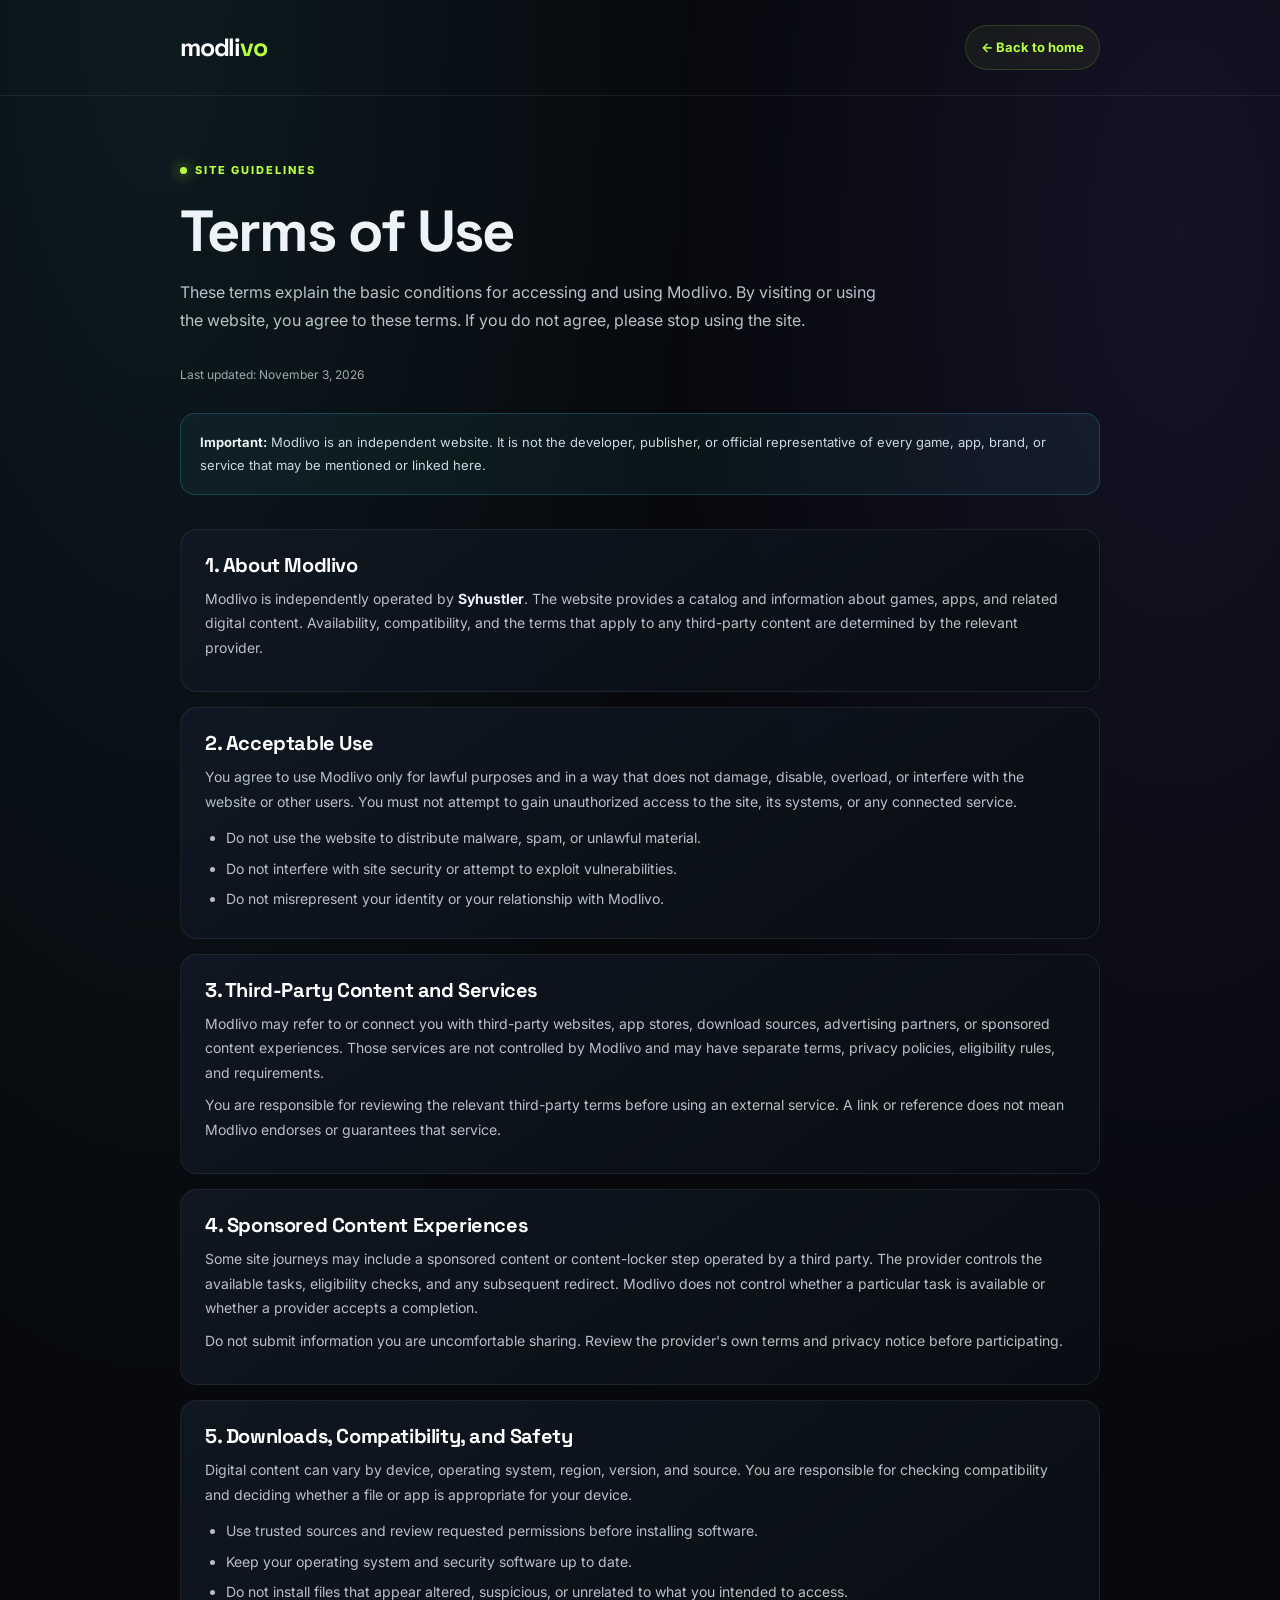
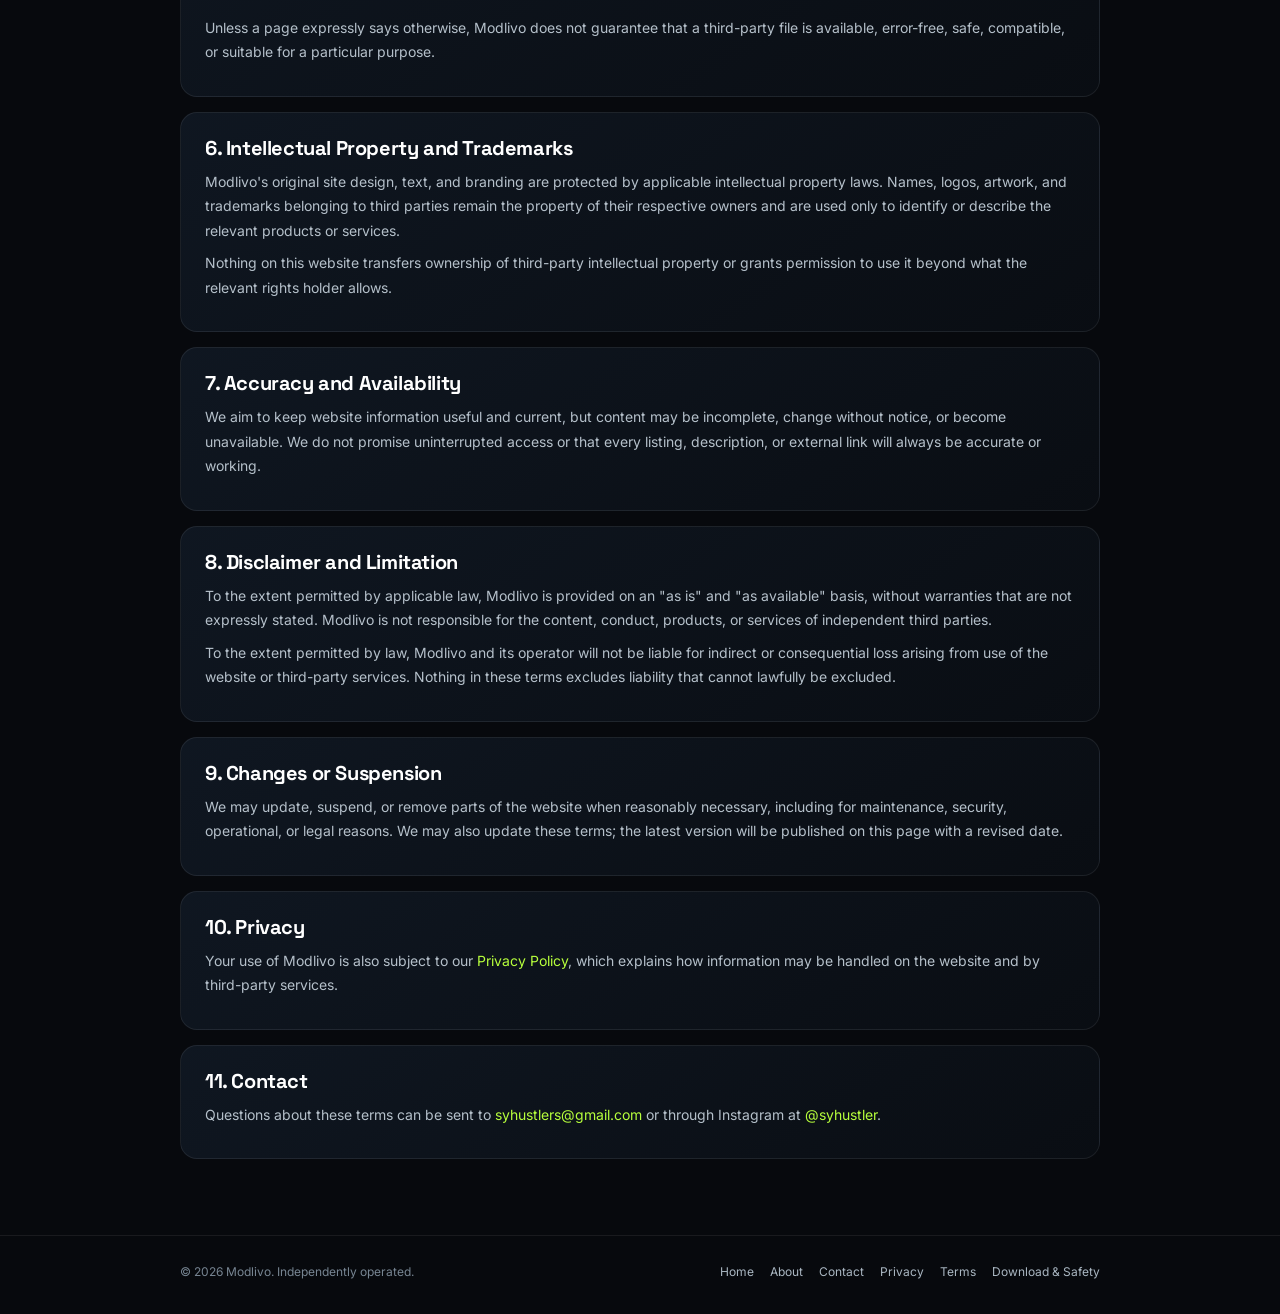
<file: terms.html>
<!DOCTYPE html>
<html lang="en">
<head>
  <meta charset="UTF-8">
  <meta name="viewport" content="width=device-width, initial-scale=1.0">
  <meta name="theme-color" content="#07090d">

  <title>Terms of Use | Modlivo</title>
  <meta name="description" content="Read the Modlivo terms of use, including information about third-party services, sponsored content experiences, downloads, and website use.">

  <link rel="canonical" href="https://modlivo.com/terms.html">
  <link rel="icon" href="/favicon.ico">
  <link rel="icon" type="image/png" href="/favicon.png">

  <link rel="preconnect" href="https://fonts.googleapis.com">
  <link rel="preconnect" href="https://fonts.gstatic.com" crossorigin>
  <link href="https://fonts.googleapis.com/css2?family=Inter:wght@400;500;600;700;800&family=Space+Grotesk:wght@500;600;700&display=swap" rel="stylesheet">

  <style>
    :root {
      --bg: #07090d;
      --line: rgba(183,255,60,.16);
      --lime: #b7ff3c;
      --cyan: #4de7ff;
      --text: #edf3f7;
      --muted: #9aa8b5;
    }

    * {
      box-sizing: border-box;
    }

    body {
      margin: 0;
      background:
        radial-gradient(ellipse at 12% 0%, rgba(77,231,255,.08), transparent 34%),
        radial-gradient(ellipse at 92% 8%, rgba(141,98,255,.10), transparent 30%),
        var(--bg);
      color: var(--text);
      font-family: Inter, Arial, sans-serif;
      line-height: 1.75;
    }

    a {
      color: var(--lime);
      text-decoration: none;
    }

    a:hover {
      color: var(--cyan);
    }

    .wrap {
      width: min(920px, calc(100% - 36px));
      margin: auto;
    }

    header {
      padding: 25px 0;
      border-bottom: 1px solid rgba(255,255,255,.07);
    }

    .top {
      display: flex;
      align-items: center;
      justify-content: space-between;
      gap: 18px;
    }

    .brand {
      font: 700 25px 'Space Grotesk', sans-serif;
      letter-spacing: -1.2px;
      color: #fff;
    }

    .brand span {
      color: var(--lime);
    }

    .back {
      font-size: 13px;
      font-weight: 700;
      padding: 10px 15px;
      border: 1px solid var(--line);
      border-radius: 999px;
      background: rgba(183,255,60,.05);
    }

    main {
      padding: 58px 0 76px;
    }

    .eyebrow {
      display: inline-flex;
      align-items: center;
      gap: 8px;
      color: var(--lime);
      font-size: 11px;
      font-weight: 800;
      letter-spacing: 2px;
      text-transform: uppercase;
    }

    .dot {
      width: 7px;
      height: 7px;
      border-radius: 50%;
      background: var(--lime);
      box-shadow: 0 0 14px var(--lime);
    }

    h1, h2 {
      font-family: 'Space Grotesk', Inter, sans-serif;
      line-height: 1.2;
    }

    h1 {
      font-size: clamp(36px, 7vw, 58px);
      letter-spacing: -2px;
      margin: 15px 0 12px;
    }

    .intro {
      font-size: 16px;
      color: #b7c2cc;
      max-width: 720px;
      margin: 0 0 30px;
    }

    .updated {
      font-size: 12px;
      color: var(--muted);
      margin-bottom: 28px;
    }

    .notice {
      padding: 17px 19px;
      border: 1px solid rgba(77,231,255,.2);
      border-radius: 15px;
      background: rgba(77,231,255,.055);
      color: #c9d8e1;
      font-size: 13px;
      margin: 26px 0 34px;
    }

    .content {
      display: grid;
      gap: 15px;
    }

    section {
      padding: 23px 24px;
      border: 1px solid rgba(255,255,255,.075);
      border-radius: 17px;
      background: linear-gradient(
        145deg,
        rgba(16,24,35,.94),
        rgba(10,14,20,.94)
      );
    }

    h2 {
      font-size: 20px;
      letter-spacing: -.4px;
      margin: 0 0 10px;
      color: #fff;
    }

    p {
      margin: 8px 0;
      color: #b5c0ca;
      font-size: 14px;
    }

    ul {
      margin: 9px 0 0;
      padding-left: 21px;
      color: #b5c0ca;
      font-size: 14px;
    }

    li {
      padding: 3px 0;
    }

    strong {
      color: #eaf2f7;
    }

    footer {
      border-top: 1px solid rgba(255,255,255,.07);
      padding: 25px 0 32px;
      color: #778592;
      font-size: 12px;
    }

    .foot {
      display: flex;
      justify-content: space-between;
      align-items: center;
      gap: 16px;
      flex-wrap: wrap;
    }

    .links {
      display: flex;
      gap: 16px;
      flex-wrap: wrap;
    }

    .links a {
      color: #aab7c2;
    }

    .links a:hover {
      color: var(--lime);
    }

    @media(max-width:600px) {
      main {
        padding: 42px 0 58px;
      }

      section {
        padding: 19px;
      }

      .top {
        align-items: flex-start;
      }

      .back {
        white-space: nowrap;
      }
    }
  </style>
</head>

<body>

  <header>
    <div class="wrap top">
      <a class="brand" href="/">modli<span>vo</span></a>
      <a class="back" href="/">← Back to home</a>
    </div>
  </header>

  <main class="wrap">

    <div class="eyebrow">
      <span class="dot"></span>
      Site Guidelines
    </div>

    <h1>Terms of Use</h1>

    <p class="intro">
      These terms explain the basic conditions for accessing and using Modlivo.
      By visiting or using the website, you agree to these terms.
      If you do not agree, please stop using the site.
    </p>

    <div class="updated">
      Last updated: November 3, 2026
    </div>

    <div class="notice">
      <strong>Important:</strong>
      Modlivo is an independent website. It is not the developer,
      publisher, or official representative of every game, app,
      brand, or service that may be mentioned or linked here.
    </div>

    <div class="content">

      <section>
        <h2>1. About Modlivo</h2>
        <p>
          Modlivo is independently operated by <strong>Syhustler</strong>.
          The website provides a catalog and information about games,
          apps, and related digital content. Availability, compatibility,
          and the terms that apply to any third-party content are
          determined by the relevant provider.
        </p>
      </section>

      <section>
        <h2>2. Acceptable Use</h2>
        <p>
          You agree to use Modlivo only for lawful purposes and in a way
          that does not damage, disable, overload, or interfere with the
          website or other users. You must not attempt to gain unauthorized
          access to the site, its systems, or any connected service.
        </p>

        <ul>
          <li>Do not use the website to distribute malware, spam, or unlawful material.</li>
          <li>Do not interfere with site security or attempt to exploit vulnerabilities.</li>
          <li>Do not misrepresent your identity or your relationship with Modlivo.</li>
        </ul>
      </section>

      <section>
        <h2>3. Third-Party Content and Services</h2>
        <p>
          Modlivo may refer to or connect you with third-party websites,
          app stores, download sources, advertising partners, or sponsored
          content experiences. Those services are not controlled by Modlivo
          and may have separate terms, privacy policies, eligibility rules,
          and requirements.
        </p>

        <p>
          You are responsible for reviewing the relevant third-party terms
          before using an external service. A link or reference does not
          mean Modlivo endorses or guarantees that service.
        </p>
      </section>

      <section>
        <h2>4. Sponsored Content Experiences</h2>
        <p>
          Some site journeys may include a sponsored content or content-locker
          step operated by a third party. The provider controls the available
          tasks, eligibility checks, and any subsequent redirect.
          Modlivo does not control whether a particular task is available
          or whether a provider accepts a completion.
        </p>

        <p>
          Do not submit information you are uncomfortable sharing.
          Review the provider's own terms and privacy notice before participating.
        </p>
      </section>

      <section>
        <h2>5. Downloads, Compatibility, and Safety</h2>
        <p>
          Digital content can vary by device, operating system, region,
          version, and source. You are responsible for checking compatibility
          and deciding whether a file or app is appropriate for your device.
        </p>

        <ul>
          <li>Use trusted sources and review requested permissions before installing software.</li>
          <li>Keep your operating system and security software up to date.</li>
          <li>Do not install files that appear altered, suspicious, or unrelated to what you intended to access.</li>
        </ul>

        <p>
          Unless a page expressly says otherwise, Modlivo does not guarantee
          that a third-party file is available, error-free, safe, compatible,
          or suitable for a particular purpose.
        </p>
      </section>

      <section>
        <h2>6. Intellectual Property and Trademarks</h2>
        <p>
          Modlivo's original site design, text, and branding are protected
          by applicable intellectual property laws. Names, logos, artwork,
          and trademarks belonging to third parties remain the property
          of their respective owners and are used only to identify or
          describe the relevant products or services.
        </p>

        <p>
          Nothing on this website transfers ownership of third-party
          intellectual property or grants permission to use it beyond
          what the relevant rights holder allows.
        </p>
      </section>

      <section>
        <h2>7. Accuracy and Availability</h2>
        <p>
          We aim to keep website information useful and current, but
          content may be incomplete, change without notice, or become
          unavailable. We do not promise uninterrupted access or that
          every listing, description, or external link will always be
          accurate or working.
        </p>
      </section>

      <section>
        <h2>8. Disclaimer and Limitation</h2>
        <p>
          To the extent permitted by applicable law, Modlivo is provided
          on an "as is" and "as available" basis, without warranties that
          are not expressly stated. Modlivo is not responsible for the
          content, conduct, products, or services of independent third parties.
        </p>

        <p>
          To the extent permitted by law, Modlivo and its operator will
          not be liable for indirect or consequential loss arising from
          use of the website or third-party services. Nothing in these
          terms excludes liability that cannot lawfully be excluded.
        </p>
      </section>

      <section>
        <h2>9. Changes or Suspension</h2>
        <p>
          We may update, suspend, or remove parts of the website when
          reasonably necessary, including for maintenance, security,
          operational, or legal reasons. We may also update these terms;
          the latest version will be published on this page with a revised date.
        </p>
      </section>

      <section>
        <h2>10. Privacy</h2>
        <p>
          Your use of Modlivo is also subject to our
          <a href="/privacy.html">Privacy Policy</a>,
          which explains how information may be handled on the website
          and by third-party services.
        </p>
      </section>

      <section>
        <h2>11. Contact</h2>
        <p>
          Questions about these terms can be sent to
          <a href="mailto:syhustlers@gmail.com">syhustlers@gmail.com</a>
          or through Instagram at
          <a href="https://www.instagram.com/syhustler/"
             target="_blank"
             rel="noopener noreferrer">@syhustler</a>.
        </p>
      </section>

    </div>
  </main>

  <footer>
    <div class="wrap foot">
      <div>
        © <span id="year">2026</span> Modlivo. Independently operated.
      </div>

      <nav class="links" aria-label="Footer navigation">
        <a href="/">Home</a>
        <a href="/about.html">About</a>
        <a href="/contact.html">Contact</a>
        <a href="/privacy.html">Privacy</a>
        <a href="/terms.html">Terms</a>
        <a href="/download-safety.html">Download &amp; Safety</a>
      </nav>
    </div>
  </footer>

  <script>
    document.getElementById('year').textContent = new Date().getFullYear();
  </script>

</body>
</html>
</file>
